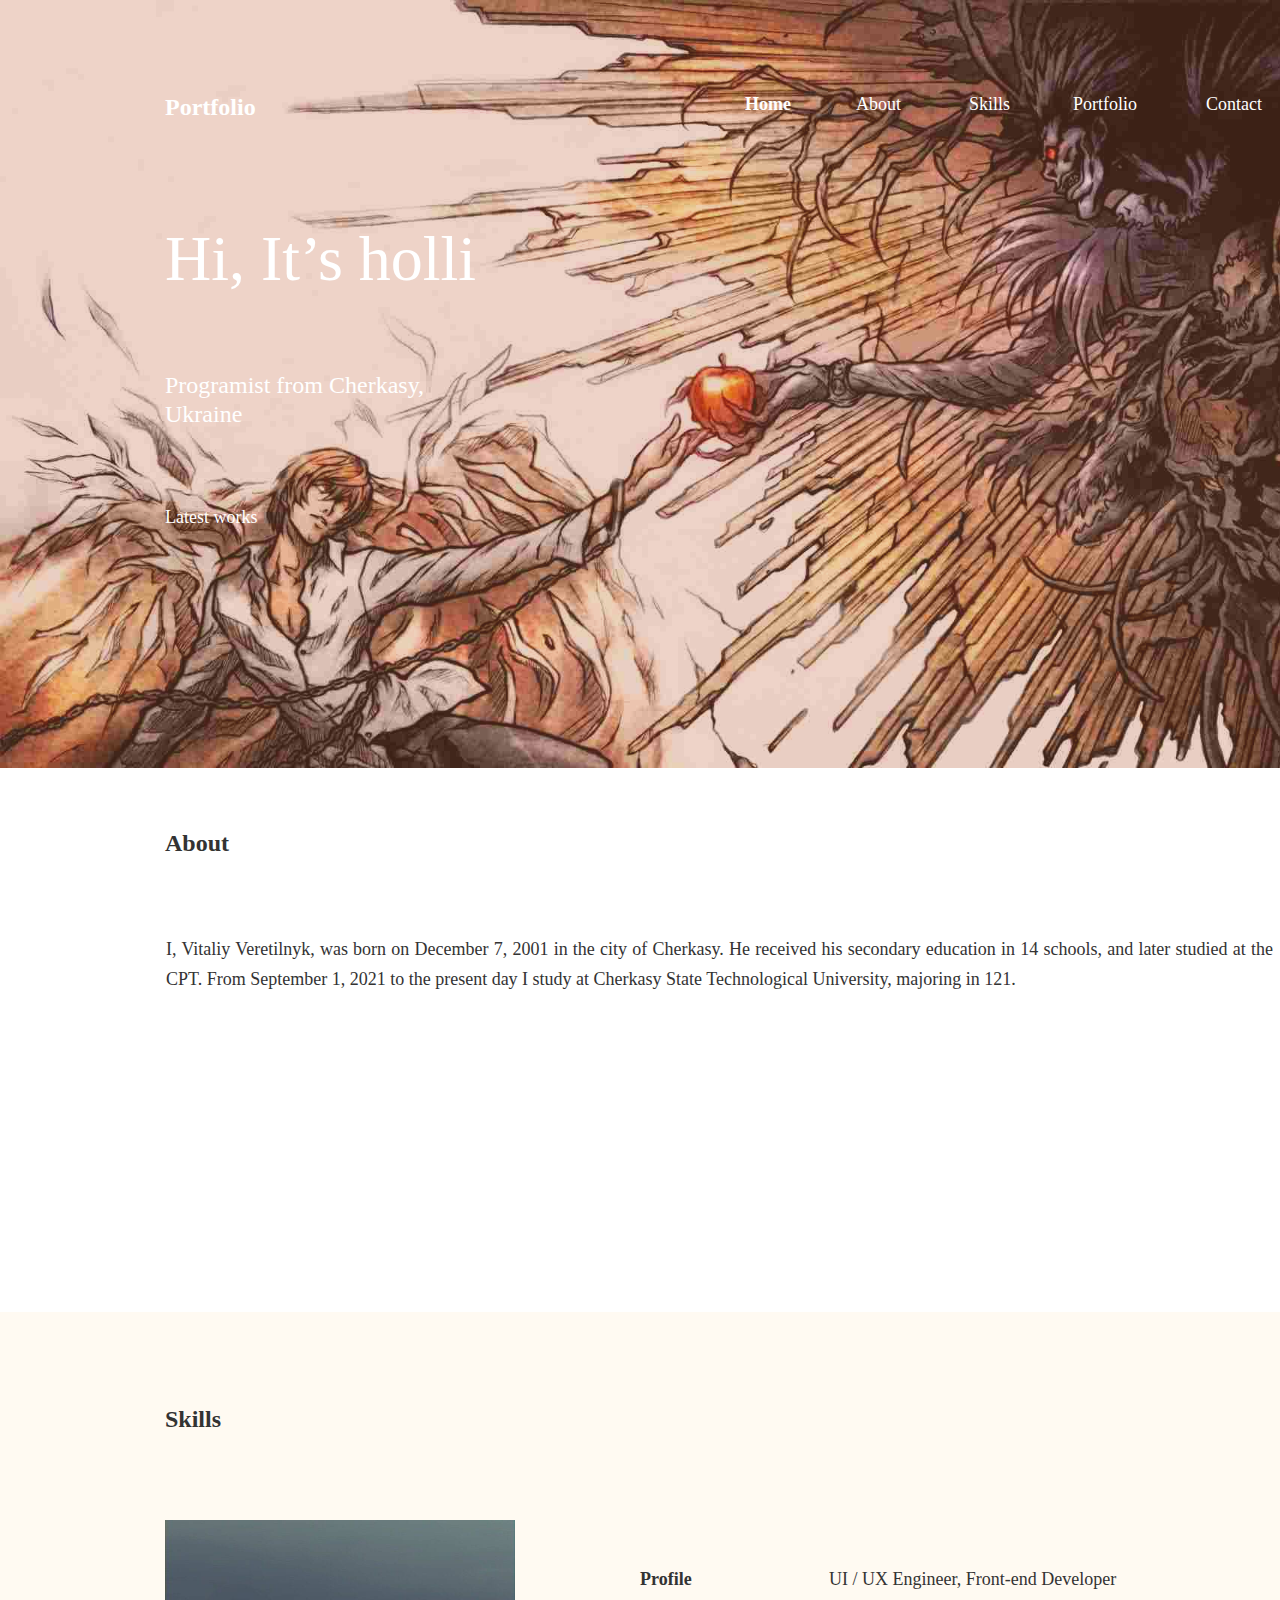
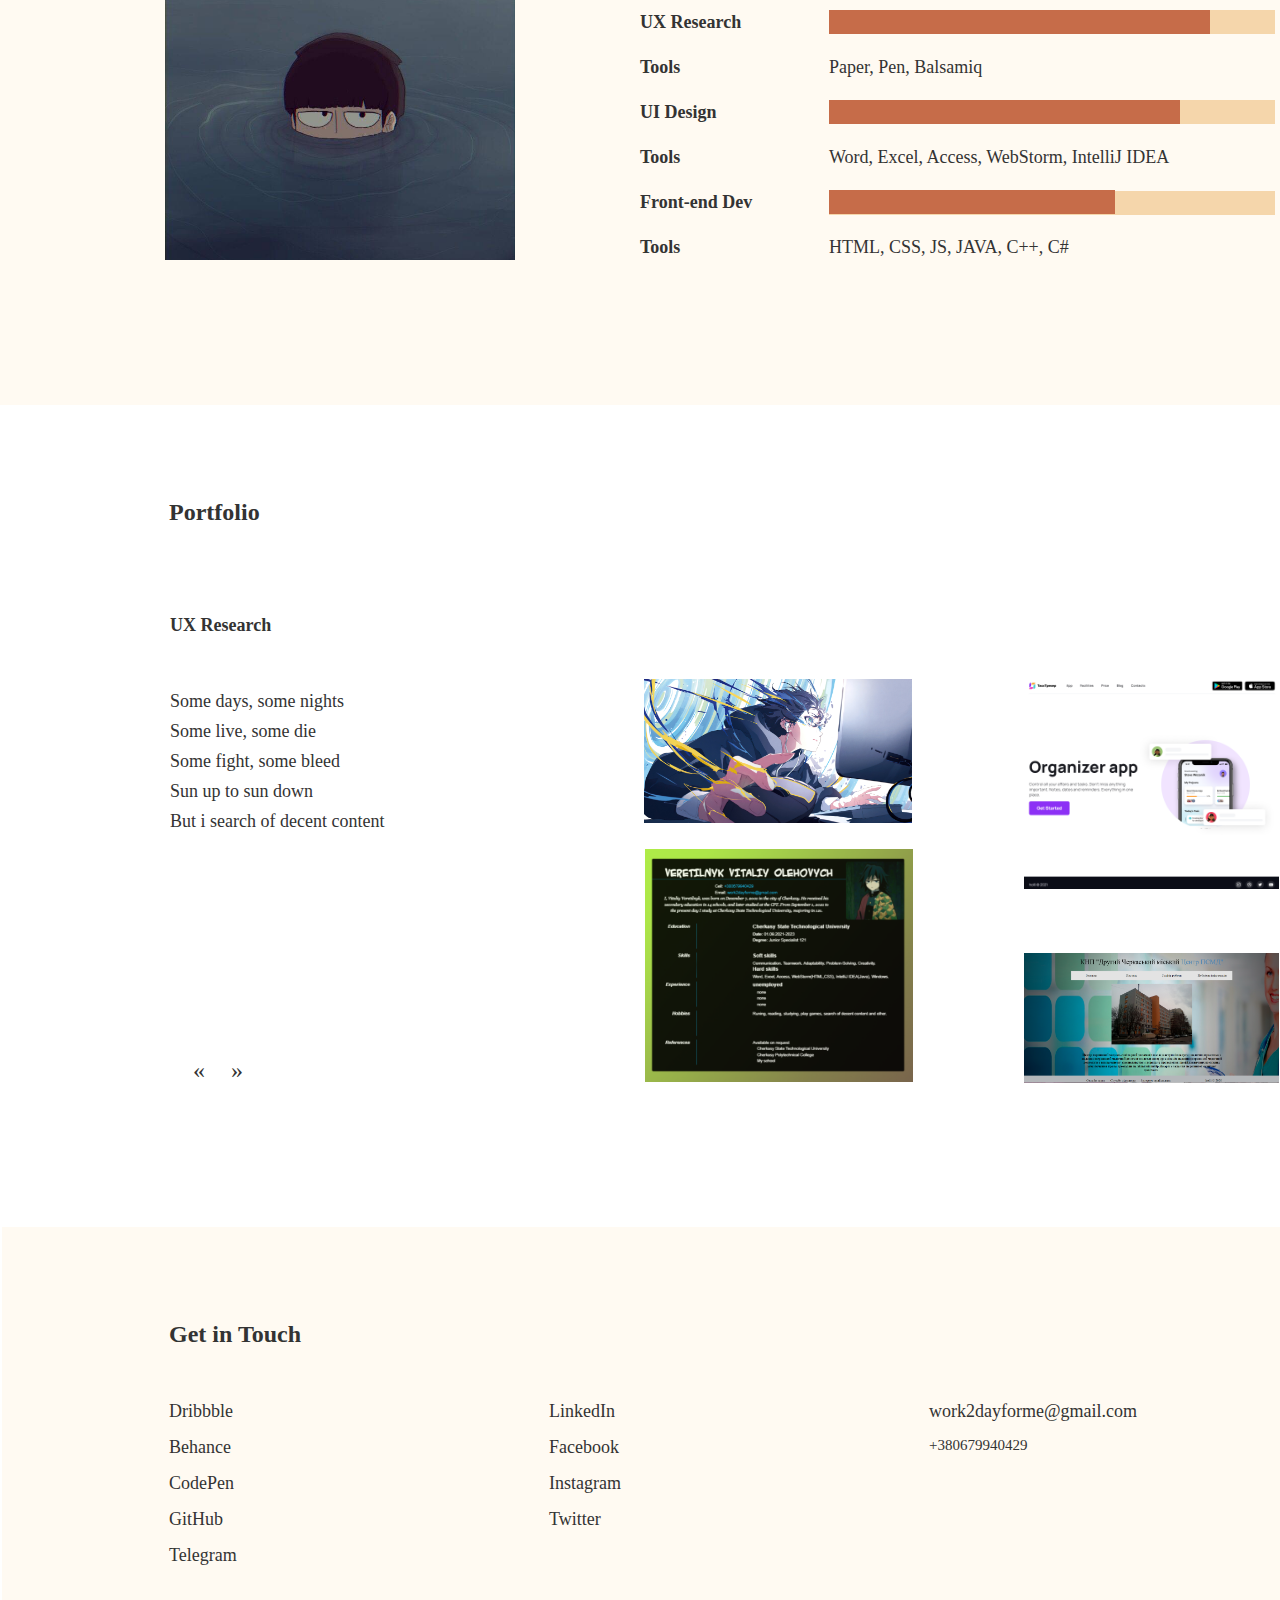
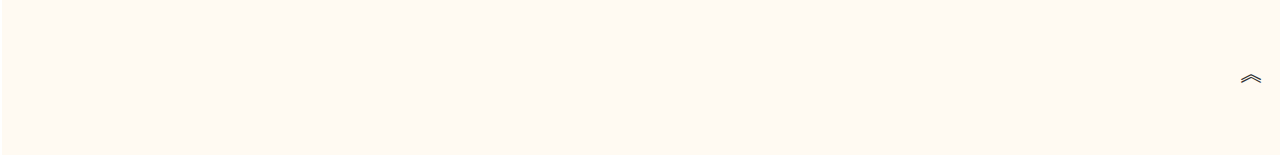
<file: index.html>
<!DOCTYPE html>
<html lang="en">
<head>
    <meta charset="UTF-8">
    <meta name="viewport" content="width=device-width">
    <meta name="viewport" initial-scale=0.1, maximum-scale=0.1, user-scalable=no">
    <meta name="google-site-verification" content="rHKkolGdEMaIrAUYfnP1ADDkQtyX3irDgaAOSGT8z4g" />
    <title> **</title>
    <link rel="stylesheet" href="lb4/css/css.css">
</head>
<body>
    <div class="main">
            <div class="black">
            <div class="HeroSelection">
                <div class="Back">
                    <div class="bb">
                        <div class="Navigation">
                                    <div class="Navigation1" FontFamily="Assets/Fonts/Segoe MDL2 Assets">☰</div>

                    <div class="Menu">
                                    <a class="Contactp" href="#Contact">
                                        Contact
                                    </a>
                                    <a class="Portfoliop" href="#Portfolio">
                                        Portfolio
                                    </a>
                                    <a class="Skillsp" href="#Skills">
                                        Skills
                                    </a>
                                    <a class="Aboutp" href="#About">
                                        About
                                    </a>
                                    <a class="Homep" href="">
                                        Home
                                    </a>
                            <ul class="MMM">
                                <li><a class="Contactp1" href="#Contact">Contact</a></li>
                                <li><a class="Portfoliop1" href="#Portfolio">Portfolio</a></li>
                                <li><a class="Skillsp1" href="#Skills">Skills</a></li>
                                <li><a class="Aboutp1" href="#About">About</a></li>
                                <li><a class="Homep1" href="#">Home</a></li>
                            </ul>
                        </div>
                            <a class="Logop" href="">
                            Portfolio
                        </a>
                    </div>
                    <div class="Texts" >
                        <a class="text1" href="#Portfolio">Latest works</a>
                        <p class="text3">Hi, It’s holli</p>
                        <p class="text2">Programist from Cherkasy, Ukraine</p>
                    </div>
                    </div>
                </div>
            </div >
            </div>
            <div class="About" id ="About">
                <h1 class="AboutH">
                    About
                </h1>
                <p class="Abouttext">
                    I, Vitaliy Veretilnyk, was born on December 7, 2001 in the city of Cherkasy. He received his secondary education in 14 schools, and later studied at the CPT. From September 1, 2021 to the present day I study at Cherkasy State Technological University, majoring in 121.
                    <br>

            </div>
            <div class="Skills" id ="Skills">
                <div class="Skillimg"></div>
                <div class="Skilltext">Skills</div>
                <div class="Prof">Profile</div>
                <div class="Skilltextblock1">
                    UI / UX Engineer, Front-end Developer
                </div>
                <div class="Skilltextblock2">
                    UX Research
                </div>
                <div class="Skilltextblock3">
                    Tools
                </div>
                <div class="Skilltextblock4">
                    UI Design
                </div>
                <div class="Skilltextblock5">
                    Tools
                </div>
                <div class="Skilltextblock6">
                    Front-end Dev
                </div>
                <div class="Skilltextblock7">
                    Tools
                </div>
                <div class="Skilltextblock8">
                    Paper, Pen, Balsamiq
                </div>
                <div class="Skilltextblock9">
                    Word, Excel, Access, WebStorm, IntelliJ IDEA
                </div>
                <div class="Skilltextblock10">
                    HTML, CSS, JS, JAVA, C++, C#
                </div>
                <div class="SkillBar1"></div>
                <div class="SkillBar2"></div>
                <div class="SkillBar3"></div>
                <div class="SkillBar4"></div>
                <div class="SkillBar5"></div>
                <div class="SkillBar6"></div>



            </div>
            <div class="Portfolio" id ="Portfolio">
                <div class="PortTEXT">
                    Some days, some nights<br>
                    Some live, some die<br>
                    Some fight, some bleed<br>
                    Sun up to sun down<br>
                    But i search of decent content<br><br>
                </div>
                <div class="PortH">
                    UX Research
                </div>
                <div class="PortH1">
                    Portfolio
                </div>
                <a class="img1" href="Веретільник/main.html"> </a>
                <a class="img2" href="2/index.html" > </a>
                <a class="img3" href="dz3/index.html"> </a>
                <a class="img4" href="site%20pract/index.html"> </a>
                <div class="Arrow">
                    <a class="Arrow1"  FontFamily="Assets/Fonts/Segoe MDL2 Assets" href="">
                        «
                    </a>
                    <a class="Arrow2" FontFamily="Assets/Fonts/Segoe MDL2 Assets" href="">
                        »
                    </a>
                </div>
            </div>
            <div class="Contact" id ="Contact">
                <a class="ContactH" href="" >
                    Get in Touch
                </a>
                <a class="ContactDribbble" href="">
                    Dribbble
                </a>
                <a class="ContactBehance" href="">
                    Behance
                </a>
                <a class="ContactCodePen" href="">
                    CodePen
                </a>
                <a class="ContactGitHub" href="https://github.com/hollli">
                    GitHub
                </a>
                <a class="ContactMedium" href="https://t.me/holscore">
                    Telegram
                </a>
                <a class="ContactLinkedIn" href="">
                    LinkedIn
                </a>
                <a class="ContactFacebook" href="">
                    Facebook
                </a>
                <a class="ContactInstagram" href="https://www.instagram.com/holscor/">
                    Instagram
                </a>
                <a class="ContactTwitter" href="">
                    Twitter
                </a>
                <a class="ContactMail" href="mailto:work2dayforme@gmail.com">
                    work2dayforme@gmail.com
                </a>
                <a class="ContactNUMBER" href="tell:+380679940429">
                    +380679940429
                </a>
                <a class="ContactTOP" FontFamily="Assets/Fonts/Segoe MDL2 Assets" href="#top">
                    ︽
                </a>
            </div >
    </div>
</body>
</html>
</file>
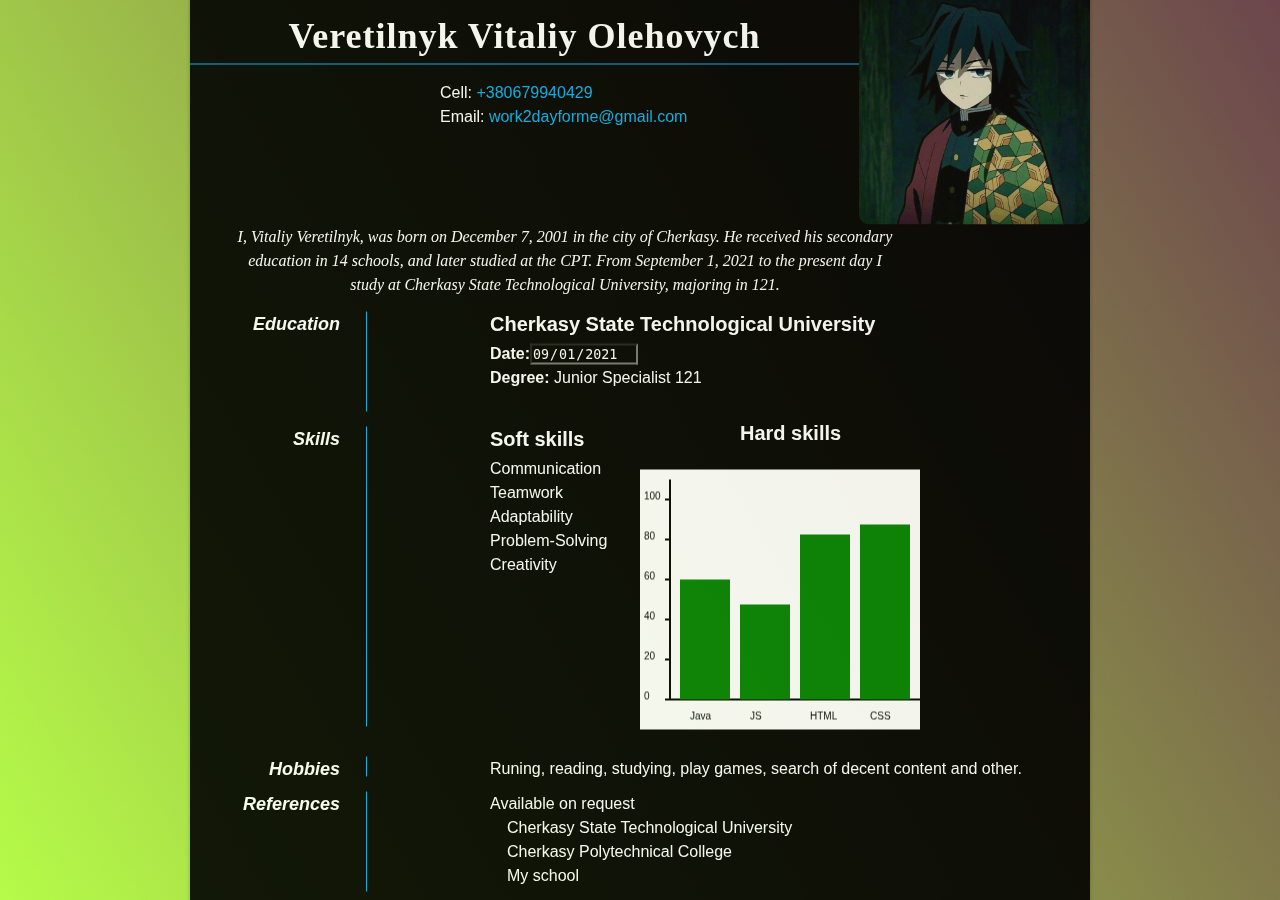
<file: 2/index.html>
<!DOCTYPE html>
<html xmlns="http://www.w3.org/1999/xhtml" xml:lang="en" lang="en">
<head>
     <meta http-equiv="Content-Type" content="text/html; charset=utf-8"/>
    <link rel="stylesheet" href="sss.css">
     <title>Veretilnyk Vitaliy </title>
     <style type="text/css">
        * { margin: 0; padding: 0; }
        body {  font: 16px Helvetica, Sans-Serif; line-height: 24px; background: url(images/noise.jpg); }
        .clear { clear: both; }
        #page-wrap { width: 900px; margin: 40px auto 10px; }
        #pic { width: 231px; border-radius: 10px; float: right; margin: -30px 0 0 0; }
        #contact-info{}
        h1 { text-align:center; margin: 0 0 16px 0; padding: 0 0 16px 0; font-size: 36px; font-weight: bold; letter-spacing: 1px; border-bottom: 1px solid #0aaeef; }
        h2 { font-size: 20px; margin: 0 0 6px 0; position: relative; }
        h2 span { position: absolute; bottom: 0; right: 0; font-style: italic; font-family: Georgia, Serif; font-size: 16px; color: #0aaeef; font-weight: normal; }
        a { color: #0aaeef; text-decoration: none;  }
        ul { margin: 0 0 32px 17px; }
        #objective { width: 750px; float: left; }
        #objective p { font-family: Georgia, Serif; font-style: italic; }
        dt { font-style: italic; font-weight: bold; font-size: 18px; text-align: right; padding: 0 26px 0 0; width: 150px; float: left; height: 100px; border-right: 1px solid #0aaeef;  }
        dd { width: 600px; float: right; }
        .one{margin-left: 40px;margin-right: 40px;text-align: center;}
        dd.clear { float: none; margin: 0; height: 15px; }
        .contact{padding-left: 250px;}
        .ddd{height: 100px;}
     </style>

</head>
<body>
<div class="bg"></div>
<div class="bg bg2"></div>
<div class="bg bg3"></div>
<div class="content">
    <div id="page-wrap">
        <img src="images/24540.jpg" alt="Photo of #fullName" id="pic" />
        <div id="contact-info" class="vcard">
            <h1 class="fn">Veretilnyk Vitaliy Olehovych</h1>
            <p class="contact">
                Cell: <a class="tel"  href="tel:+380679940429">+380679940429</a><br />
                Email: <a class="email" href="mailto:work2dayforme@gmail.com">work2dayforme@gmail.com</a>
            </p>
        </div>
        <div id="objective">
            <p class="one">
                I, Vitaliy Veretilnyk, was born on December 7, 2001 in the city of Cherkasy.

                He received his secondary education in 14 schools, and later studied at the CPT.

                From September 1, 2021 to the present day I study at Cherkasy State Technological University, majoring in 121.
            </p>
        </div>
        <div class="clear"></div>
        <dl>
            <dd class="clear"></dd>

            <dt>Education</dt>
            <dd class="ddd">
                <h2>Cherkasy State Technological University</h2>
                <p><strong>Date:</strong><input type='date' value="2021-09-01"min="2021-09-01" max="2023-09-01" style="background-color: black;color: white;" ><br />
                   <strong>Degree:</strong> Junior Specialist 121</p>
            </dd>

            <dd class="clear"></dd>

            <dt id="Skills">Skills</dt>
              <dd class="ddd" >
                  <script>

                  </script>
                  <h2 >Soft skills</h2>
                      <p>Communication</p>
                      <p>Teamwork</p>
                      <p>Adaptability</p>
                      <p>Problem-Solving</p>
                      <p>Creativity</p>

                  <h2 style ="    margin-left: 250px;    bottom: 50%;    position: fixed;">Hard skills</h2>
                  <canvas style="background-color: white;    margin-left: 150px;    bottom: 20%;    position: fixed;" width="280" height="260" id="canvas"></canvas>
                  <script>

                      let canvas = document.getElementById('canvas');

                      let ctx = canvas.getContext('2d');

                      ctx.fillStyle = "black";
                      ctx.lineWidth = 2.0;
                      ctx.beginPath();
                      ctx.moveTo(30, 10);
                      ctx.lineTo(30, 230);
                      ctx.lineTo(400, 230);
                      ctx.stroke();

                      ctx.fillStyle = "black";
                      for (let i = 0; i < 6; i++) {
                          ctx.fillText((5 - i) *20 + "", 4, i * 40 + 30);
                          ctx.beginPath();
                          ctx.moveTo(25, i * 40 + 30);
                          ctx.lineTo(30, i * 40 + 30);
                          ctx.stroke();
                      }

                      let labels = ["Java", "JS", "HTML", "CSS"];
                      for (let i = 0; i < 4; i++) {
                          ctx.fillText(labels[i], 50 + i * 60, 250);
                      }

                      let data = [24, 19,33 , 35];
                      //data its ur (data*2)+20
                      ctx.fillStyle = "green";
                      for (let i = 0; i < data.length; i++) {
                          let dp = data[i];
                          ctx.fillRect(40 + i*60, 230-dp*5 , 50, (dp*5));
                      }
                  </script>
            </dd>

            <dd class="clear"></dd>

            <dd class="clear"></dd>

            <dt id="Hobbies">Hobbies</dt>
              <dd style="height: 20px" class="ddd">
			Runing, reading, studying, play games, search of decent content and other.
			</dd>

            <dd class="clear"></dd>

            <dt>References</dt>
              <dd class="ddd">Available on request
				<ul  type="square">
					<li><a class="mylink" href="https://chdtu.edu.ua">Cherkasy State Technological University</a></li>
					<li><a class="mylink" href="https://polytechnic.ck.ua/">Cherkasy Polytechnical College</a></li>
                    <li><a class="mylink" href="https://www.youtube.com/watch?v=cZ5_ACF5w4E&ab_channel=Benedixhion-Topic">My school</a></li>
				</ul>

              </dd>
            <dd class="clear"></dd>

        </dl>


    </div>
</div>
</body>
</html>
</file>
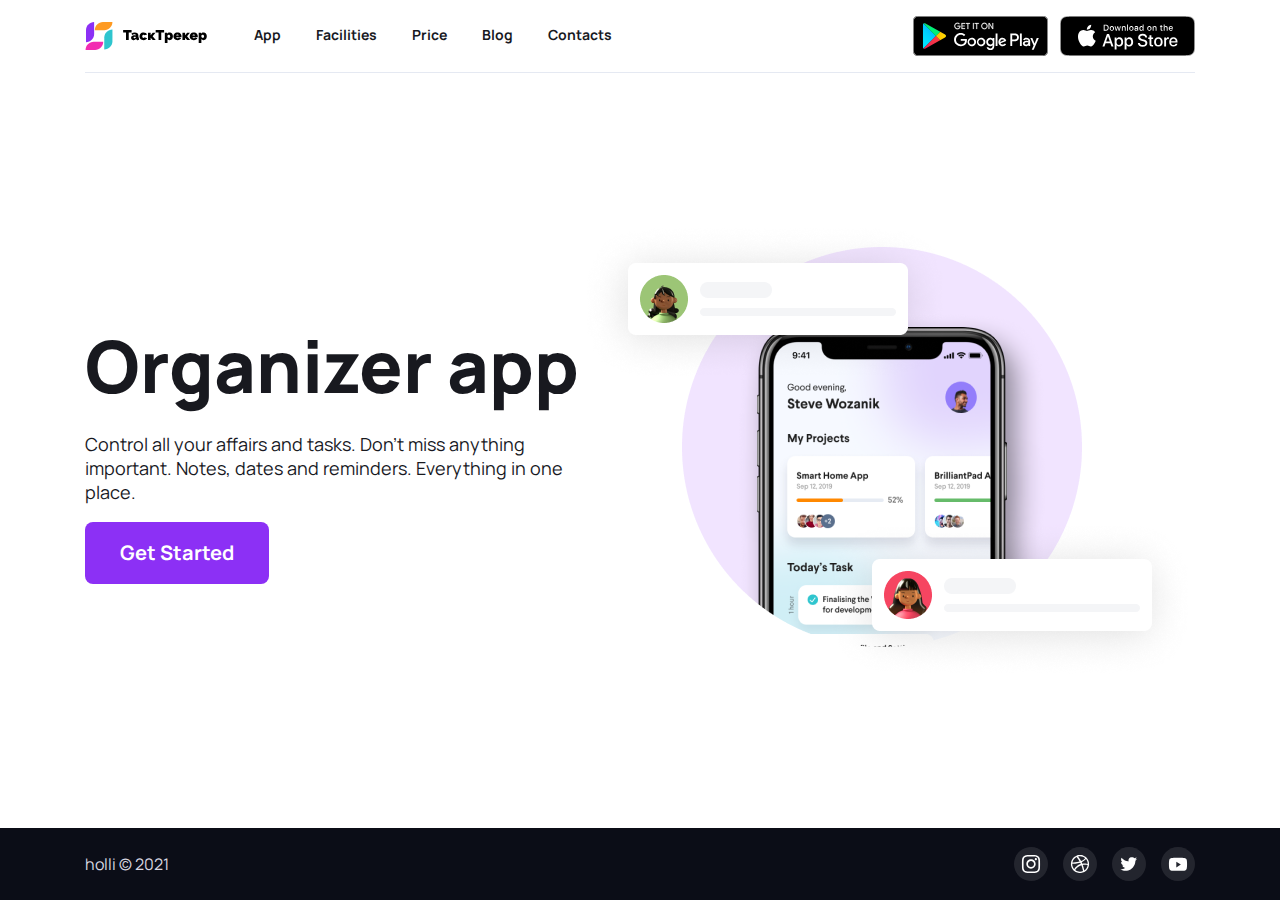
<file: dz3/index.html>
<!DOCTYPE html>
<html lang="en">
<head>
    <meta charset="UTF-8">
    <meta http-equiv="X-UA-Compatible" content="IE=edge">
    <title>TaskTreker</title>
    <link rel="stylesheet" href="fcs.css">
    <link rel="preconnect" href="https://fonts.gstatic.com" crossorigin>
    <link href="https://fonts.googleapis.com/css2?family=Manrope:wght@400;700;800&display=swap" rel="stylesheet">
</head>

<body class="main-page">
    <header class="header">
        <div class="header-container">

            <div class="logo">
                <img src="./img/Dark.svg" alt="TaskTreker">
            </div>
			
            <nav class="nav">
                <a class="nav-link" href="#">App</a>
                <a class="nav-link" href="#">Facilities</a>
                <a class="nav-link" href="#">Price</a>
                <a class="nav-link" href="#">Blog</a>
                <a class="nav-link" href="#">Contacts</a>

            </nav>
			
            <div class="appstore">
                <a class="appstore-item" href="https://play.google.com/">
                    <img src="img/Google_Play_Badge.svg" alt="Get it on google play">
                </a>
                <a class="appstore-item" href="https://www.apple.com/app-store/">
                    <img src="img/App_Store_Badge.svg" alt="Get it on apple play">
                </a>

            </div>
			
        </div>

    </header>
    <main class="main">

        <div class="main-container">
            <div class="main-content">
                <h1 class="main-header"> Organizer app </h1>
                <p> Control all your affairs and tasks. Don't miss anything important. Notes, dates and reminders. Everything in one place. </p>
                <a class="button" href=""> Get Started </a>
            </div>
            <div class="main-img">
                <img alt="none" class="icon-you"     src="img/Hero/Mock%20Creative.png"></a>
            </div>

        </div>
    </main>
<footer class="footer">
<div class="footer-container">
    <p> holli © 2021</p>
<div class="alllink">
    <a class="link" href=""><img alt="none" class="icon-you"     src="img/Youtube.svg"></a>
    <a class="link" href=""><img alt="none" class="icon-twitter" src="img/Twitter.svg"></a>
    <a class="link" href=""><img alt="none" class="icon-drib"    src="img/Dribbble.svg"></a>
    <a class="link" href=""><img alt="none" class="icon-inst"    src="img/Instagram.svg"></a>
</div>
</div>
</footer>
</body>
</html>
</file>
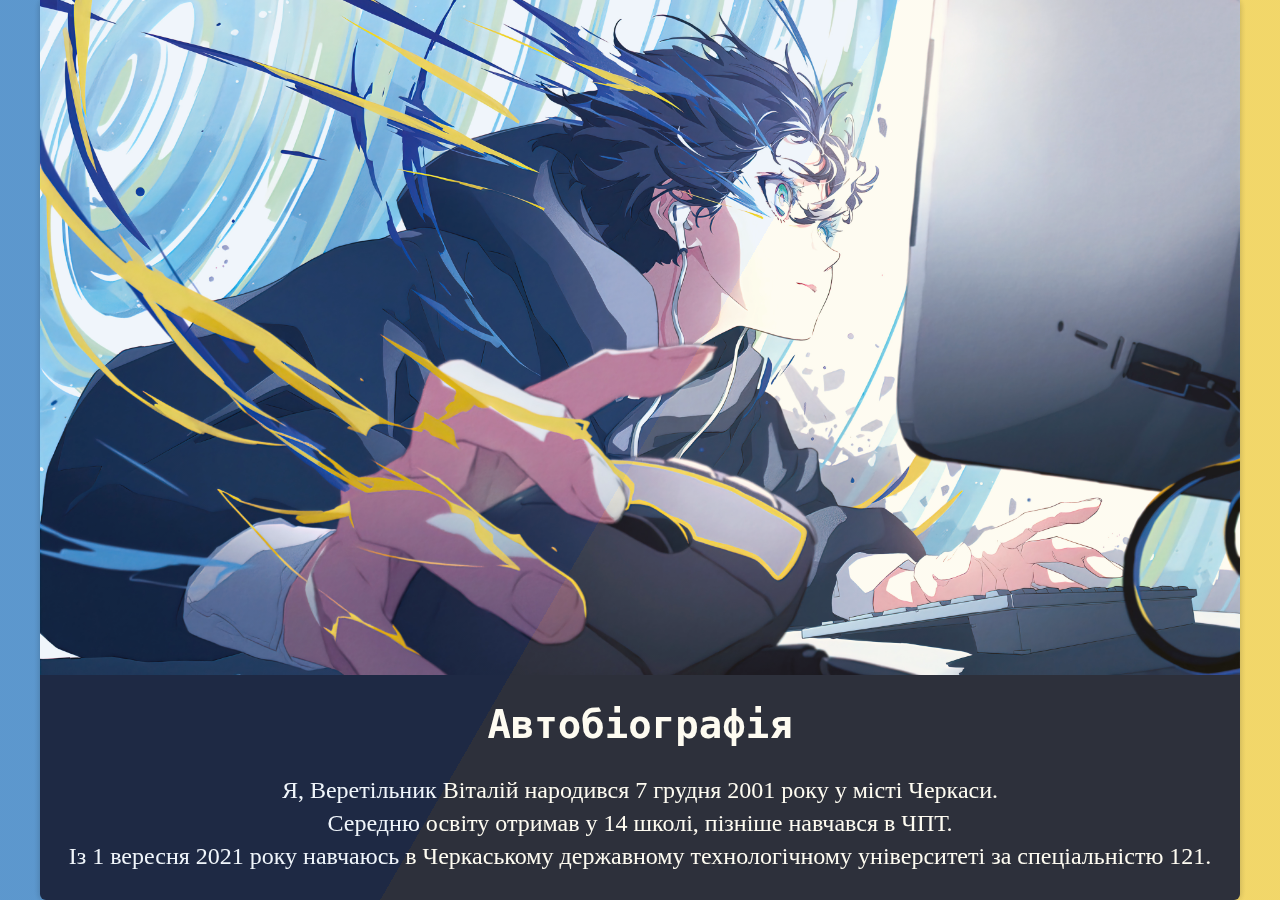
<file: Веретільник/main.html>
<!DOCTYPE html>
<html lang="ua">
<head>
    <meta charset="utf-8">

    <title>Автобіографія Веретільникa В.О.</title>
    <link rel="stylesheet" href="css.css">
</head>
<body>
<div class="bg"></div>
<div class="bg bg2"></div>
<div class="bg bg3"></div>
<div class="content">
    <img class="imgg" src="anime-boy-gamer-playing-computer-art-4k-wallpaper-3840x2160-uhdpaper.com-459.0_b.jpg"  />
    <br>
    <h1>Автобіографія</h1>
    <br>
    <p>Я, Веретільник Віталій народився 7 грудня 2001 року у місті Черкаси.</p>
    <p>Середню освіту отримав у 14 школі, пізніше навчався в ЧПТ.</p>
    <p>Із 1 вересня 2021 року навчаюсь в Черкаському
        державному технологічному університеті за спеціальністю 121.</p>
    <br>
</div>
</body>

</html>
</file>
<file: lb4/css/css.css>
* {margin:0;padding:0}
@font-face {
    font-family: Segoe MDL2 Assets;
}

.Navigation1{
    display: none;
}
html, body {
    max-width: 100%;
    overflow-x: hidden;
}

.MMM{
    display: none;
    visibility: hidden;
}
.main{

    width:1440px;
    height: 3355px;
    margin-left: auto;
    margin-right: auto;
    position: relative;



}
.HeroSelection{
    position: absolute;
    width: 1440px;

    height: 768px;
    left: 0px;
    top: 0px;

}
.Backb{
    height: 768px;
    width: 1440px;
    left: 0px;
    top: 0px;
    border-radius: 0px;
}
.Back{
    height: 768px;
    width: 100%;
    left: 0px;
    top: 0px;
    border-radius: 0px;
    background-size: 100% 768px;
    background-image: url(../img/bbb.jpg);
    background-repeat: no-repeat;
}
.bb{
    position: absolute;
    width: 1440px;
    height: 768px;
    left: 0px;
    top: 0px;
    background: rgba(198, 108, 73, 0.3);
}


.text1{
    text-decoration: none;
    position: absolute;
    width: 110px;
    height: 22px;
    left: 165px;
    top: 506px;
    font-family: Libre Franklin;
    font-style: normal;
    font-weight: normal;
    font-size: 18px;
    line-height: 22px;
    color: #FFFFFF;
}
.text2{
    position: absolute;
    width: 333px;
    height: 29px;
    left: 165px;
    top: 371px;

    font-family: Libre Franklin;
    font-style: normal;
    font-weight: normal;
    font-size: 24px;
    line-height: 29px;
    /* identical to box height */


    color: #FFFFFF;

}
.text3{
    position: absolute;
    width: 694px;
    height: 78px;
    left: 165px;
    top: 220px;
    font-family: Libre Franklin;
    font-style: normal;
    font-weight: normal;
    font-size: 64px;
    line-height: 78px;
    display: flex;
    align-items: center;

    color: #FFFFFF;
}
.Logop{
    text-decoration: none;
    position: absolute;
    width: 116px;
    height: 29px;
    left: 165px;
    top: 93px;

    font-family: Libre Franklin;
    font-style: normal;
    font-weight: bold;
    font-size: 24px;
    line-height: 29px;
    /* identical to box height */


    color: #FFFFFF;
}
.Homep{
    text-decoration: none;
    position: absolute;
    width: 52px;
    height: 22px;
    left: 745px;
    top: 93px;
    font-family: Libre Franklin;
    font-style: normal;
    font-weight: bold;
    font-size: 18px;
    line-height: 22px;
    color: #FFFFFF;
}
.Aboutp{
    text-decoration: none;
    position: absolute;
    width: 53px;
    height: 22px;
    left: 856px;
    top: 93px;
    font-family: Libre Franklin;
    font-style: normal;
    font-weight: normal;
    font-size: 18px;
    line-height: 22px;
    color: #FFFFFF;
}
.Skillsp{
    text-decoration: none;
    position: absolute;
    width: 44px;
    height: 22px;
    left: 969px;
    top: 93px;

    font-family: Libre Franklin;
    font-style: normal;
    font-weight: normal;
    font-size: 18px;
    line-height: 22px;
    /* identical to box height */


    color: #FFFFFF;

}
.Portfoliop{
    text-decoration: none;
    position: absolute;
    width: 73px;
    height: 22px;
    left: 1073px;
    top: 93px;

    font-family: Libre Franklin;
    font-style: normal;
    font-weight: normal;
    font-size: 18px;
    line-height: 22px;
    /* identical to box height */


    color: #FFFFFF;
}
.Contactp{
    text-decoration: none;
    position: absolute;
    width: 68px;
    height: 22px;
    left: 1206px;
    top: 93px;

    font-family: Libre Franklin;
    font-style: normal;
    font-weight: normal;
    font-size: 18px;
    line-height: 22px;
    /* identical to box height */


    color: #FFFFFF;

}
#Menu{
    position: absolute;
    list-style-type: none;
}

.Texts{

}
.AboutH{
    position: absolute;
    width: 73px;
    height: 29px;
    left: 165px;
    top: 61px;

    font-family: Libre Franklin;
    font-style: normal;
    font-weight: bold;
    font-size: 24px;
    line-height: 29px;
    /* identical to box height */


    /* Gray 1 */

    color: #333333;
}
.Abouttext{
    position: absolute;
    width: 1107px;
    height: 231px;
    left: 166px;
    top: 166px;
    font-family: "A.C.M.E";
    font-style: normal;
    font-weight: normal;
    font-size: 18px;
    line-height: 30px;
    /* or 167% */

    text-align: justify;

    /* Gray 1 */

    color: #333333;
}
.About{
    position: absolute;
    width: 1440px;
    height: 544px;
    left: 0px;
    top: 768px;
    background: #FFFFFF;
}
.Skillimg{
    position: absolute;
    width: 350px;
    height: 340px;
    left: 165px;
    top: 208px;
    background-size: cover;
    background-repeat: no-repeat;
    background-image: url(../img/24351.jpg);
}
.Skills{
    background: #FFFAF2;
    position: absolute;
    width: 1440px;
    height: 693px;
    left: 0px;
    top: 1312px;
}
.Skilltext{
    position: absolute;
    width: 63px;
    height: 29px;
    left: 165px;
    top: 93px;
    font-family: Libre Franklin;
    font-style: normal;
    font-weight: bold;
    font-size: 24px;
    line-height: 29px;
    /* identical to box height */


    /* Gray 1 */

    color: #333333;
}
.Skilltextblock1{
    position: absolute;
    width: 316px;
    height: 25px;
    left: 829px;
    top: 255px;

    font-family: Libre Franklin;
    font-style: normal;
    font-weight: normal;
    font-size: 18px;
    line-height: 25px;
    /* identical to box height, or 139% */


    /* Gray 1 */

    color: #333333;
}
.Prof{
    position: absolute;
    width: 58px;
    height: 25px;
    left: 640px;
    top: 255px;

    font-family: Libre Franklin;
    font-style: normal;
    font-weight: 600;
    font-size: 18px;
    line-height: 25px;
    /* identical to box height, or 139% */


    /* Gray 1 */

    color: #333333;
}
.Skilltextblock2{
    position: absolute;
    width: 111px;
    height: 25px;
    left: 640px;
    top: 298px;

    font-family: Libre Franklin;
    font-style: normal;
    font-weight: 600;
    font-size: 18px;
    line-height: 25px;
    /* identical to box height, or 139% */


    /* Gray 1 */

    color: #333333;

}
.Skilltextblock3{

    position: absolute;
    width: 46px;
    height: 25px;
    left: 640px;
    top: 343px;
    font-family: Libre Franklin;
    font-style: normal;
    font-weight: 600;
    font-size: 18px;
    line-height: 25px;
    /* identical to box height, or 139% */


    /* Gray 1 */

    color: #333333;
}
.Skilltextblock4{
    position: absolute;
    width: 82px;
    height: 25px;
    left: 640px;
    top: 388px;

    font-family: Libre Franklin;
    font-style: normal;
    font-weight: 600;
    font-size: 18px;
    line-height: 25px;
    /* identical to box height, or 139% */


    /* Gray 1 */

    color: #333333;
}
.Skilltextblock5{
    position: absolute;
    width: 46px;
    height: 25px;
    left: 640px;
    top: 433px;

    font-family: Libre Franklin;
    font-style: normal;
    font-weight: 600;
    font-size: 18px;
    line-height: 25px;
    /* identical to box height, or 139% */


    /* Gray 1 */

    color: #333333;
}
.Skilltextblock6{
    position: absolute;
    width: 123px;
    height: 25px;
    left: 640px;
    top: 478px;

    font-family: Libre Franklin;
    font-style: normal;
    font-weight: 600;
    font-size: 18px;
    line-height: 25px;
    /* identical to box height, or 139% */


    /* Gray 1 */

    color: #333333;
}
.Skilltextblock7{
    position: absolute;
    width: 46px;
    height: 25px;
    left: 640px;
    top: 523px;

    font-family: Libre Franklin;
    font-style: normal;
    font-weight: 600;
    font-size: 18px;
    line-height: 25px;
    /* identical to box height, or 139% */


    /* Gray 1 */

    color: #333333;

}
.Skilltextblock8{
    position: absolute;
    width: 174px;
    height: 25px;
    left: 829px;
    top: 343px;

    font-family: Libre Franklin;
    font-style: normal;
    font-weight: normal;
    font-size: 18px;
    line-height: 25px;
    /* identical to box height, or 139% */


    /* Gray 1 */

    color: #333333;
}
.Skilltextblock9{
    position: absolute;
    width: 550px;
    height: 25px;
    left: 829px;
    top: 433px;

    font-family: Libre Franklin;
    font-style: normal;
    font-weight: normal;
    font-size: 18px;
    line-height: 25px;
    /* identical to box height, or 139% */


    /* Gray 1 */

    color: #333333;
}
.Skilltextblock10{
    position: absolute;
    width: 502px;
    height: 25px;
    left: 829px;
    top: 523px;

    font-family: Libre Franklin;
    font-style: normal;
    font-weight: normal;
    font-size: 18px;
    line-height: 25px;
    /* identical to box height, or 139% */


    /* Gray 1 */

    color: #333333;

}
.SkillBar1{
    position: absolute;
    width: 446px;
    height: 24px;
    left: 829px;
    top: 298px;

    background: #F5D6AB;
}
.SkillBar2{
    position: absolute;
    width: 381px;
    height: 24px;
    left: 829px;
    top: 298px;

    background: #C66C49;
}
.SkillBar3{
    position: absolute;
    width: 446px;
    height: 24px;
    left: 829px;
    top: 388px;

    background: #F5D6AB;
}
.SkillBar4{
    position: absolute;
    width: 351px;
    height: 24px;
    left: 829px;
    top: 388px;

    background: #C66C49;
}
.SkillBar5{
    position: absolute;
    width: 446px;
    height: 24px;
    left: 829px;
    top: 479px;

    background: #F5D6AB;
}
.SkillBar6{
    position: absolute;
    width: 286px;
    height: 24px;
    left: 829px;
    top: 478px;

    background: #C66C49;
}
.Portfolio{
    position: absolute;
    width: 1440px;
    height: 822px;
    left: 2px;
    top: 2005px;
}
.PortTEXT{
    position: absolute;
    width: 349px;
    height: 137px;
    left: 168px;
    top: 281px;

    font-family: "A.C.M.E";
    font-style: normal;
    font-weight: normal;
    font-size: 18px;
    line-height: 30px;
    /* or 167% */

    text-align: justify;

    /* Gray 1 */

    color: #333333;
}
.PortH{
    position: absolute;
    width: 141.21px;
    height: 25px;
    left: 168px;
    top: 208px;

    font-family: Libre Franklin;
    font-style: normal;
    font-weight: 600;
    font-size: 18px;
    line-height: 25px;
    /* identical to box height, or 139% */


    /* Gray 1 */

    color: #333333;
}
.PortH1{
    position: absolute;
    width: 102px;
    height: 29px;
    left: 167px;
    top: 93px;
    font-family: Libre Franklin;
    font-style: normal;
    font-weight: bold;
    font-size: 24px;
    line-height: 29px;
    color: #333333;
}
.img1{
    position: absolute;
    width: 350px;
    height: 144px;
    left: 642px;
    top: 274px;
    background-size: 268px 144px;
    background-repeat: no-repeat;
    background-image: url("../img/bio.jpg");
}
.img2{
    position: absolute;
    width: 349px;
    height: 233px;
    left: 643px;
    top: 444px;
    background-size: auto 233px;
    background-repeat: no-repeat;
    background-image: url("../img/portfolio.png");

}
.img3{
    position: absolute;
    width: 255px;
    height: 241px;
    left: 1022px;
    top: 274px;
    background-size:  255px auto;
    background-repeat: no-repeat;
    background-image: url("../img/dz3.png");
 }
.img4{
    margin-top: 15px;
    position: absolute;
    width: 255px;
    height: 144px;
    left: 1022px;
    top: 533px;
    background-size: 255px auto;
    background-repeat: no-repeat;
    background-image: url("../img/ban.png");
}
.Arrow1{
    text-decoration: none;
    position: absolute;
    width: 24px;
    height: 24px;
    left: 191px;
    top: 653px;

    font-family: Segoe MDL2 Assets;
    font-size: 24px;
    line-height: 24px;
    /* identical to box height */


    /* Gray 1 */

    color: #333333;
}
.Arrow2 {
    text-decoration: none;
    position: absolute;
    width: 24px;
    height: 24px;
    left: 229px;
    top: 653px;

    font-family: Segoe MDL2 Assets;
    font-size: 24px;
    line-height: 24px;
    /* identical to box height */


    /* Gray 1 */

    color: #333333;
}
.Contact{

    position: absolute;
    width: 1440px;

    height: 528px;
    left: 2px;
    top: 2827px;
    background: #FFFAF2;
}
.ContactH{
    text-decoration: none;
    position: absolute;
    width: 143px;
    height: 29px;
    left: 167px;
    top: 93px;

    font-family: Libre Franklin;
    font-style: normal;
    font-weight: bold;
    font-size: 24px;
    line-height: 29px;
    color: #333333;
}
.ContactBehance{
    text-decoration: none;
    position: absolute;
    width: 75px;
    height: 22px;
    left: 167px;
    top: 209px;

    font-family: Libre Franklin;
    font-style: normal;
    font-weight: normal;
    font-size: 18px;
    line-height: 22px;
    /* identical to box height */


    /* Gray 1 */

    color: #333333;
}
.ContactCodePen{
    text-decoration: none;
    position: absolute;
    width: 78px;
    height: 22px;
    left: 167px;
    top: 245px;

    font-family: Libre Franklin;
    font-style: normal;
    font-weight: normal;
    font-size: 18px;
    line-height: 22px;
    /* identical to box height */


    /* Gray 1 */

    color: #333333;
}
.ContactFacebook{
    text-decoration: none;
    position: absolute;
    width: 82px;
    height: 22px;
    left: 547px;
    top: 209px;

    font-family: Libre Franklin;
    font-style: normal;
    font-weight: normal;
    font-size: 18px;
    line-height: 22px;
    /* identical to box height */


    /* Gray 1 */

    color: #333333;
}
.ContactGitHub{
    text-decoration: none;
    position: absolute;
    width: 60px;
    height: 22px;
    left: 167px;
    top: 281px;

    font-family: Libre Franklin;
    font-style: normal;
    font-weight: normal;
    font-size: 18px;
    line-height: 22px;
    /* identical to box height */


    /* Gray 1 */

    color: #333333;
}
.ContactDribbble{
    text-decoration: none;
    position: absolute;
    width: 72px;
    height: 22px;
    left: 167px;
    top: 173px;

    font-family: Libre Franklin;
    font-style: normal;
    font-weight: normal;
    font-size: 18px;
    line-height: 22px;
    /* identical to box height */


    /* Gray 1 */

    color: #333333;

}
.ContactMedium{
    text-decoration: none;
    position: absolute;
    width: 69px;
    height: 22px;
    left: 167px;
    top: 317px;

    font-family: Libre Franklin;
    font-style: normal;
    font-weight: normal;
    font-size: 18px;
    line-height: 22px;
    /* identical to box height */


    /* Gray 1 */

    color: #333333;
}
.ContactLinkedIn{
    text-decoration: none;
    position: absolute;
    width: 73px;
    height: 22px;
    left: 547px;
    top: 173px;

    font-family: Libre Franklin;
    font-style: normal;
    font-weight: normal;
    font-size: 18px;
    line-height: 22px;
    /* identical to box height */


    /* Gray 1 */

    color: #333333;

}
.ContactInstagram{
    text-decoration: none;
    position: absolute;
    width: 86px;
    height: 22px;
    left: 547px;
    top: 245px;

    font-family: Libre Franklin;
    font-style: normal;
    font-weight: normal;
    font-size: 18px;
    line-height: 22px;
    /* identical to box height */


    /* Gray 1 */

    color: #333333;

}
.ContactTwitter{
    text-decoration: none;
    position: absolute;
    width: 60px;
    height: 22px;
    left: 547px;
    top: 281px;

    font-family: Libre Franklin;
    font-style: normal;
    font-weight: normal;
    font-size: 18px;
    line-height: 22px;
    /* identical to box height */


    /* Gray 1 */

    color: #333333;

}
.ContactMail{
    text-decoration: none;
    position: absolute;
    width: 168px;
    height: 22px;
    left: 927px;
    top: 173px;

    font-family: Libre Franklin;
    font-style: normal;
    font-weight: normal;
    font-size: 18px;
    line-height: 22px;
    /* identical to box height */


    /* Gray 1 */

    color: #333333;

 }
.ContactNUMBER{
    text-decoration: none;
    position: absolute;
    width: 136px;
    height: 18px;
    left: 927px;
    top: 209px;
    font-family: Libre Franklin;
    font-style: normal;
    font-weight: normal;
    font-size: 15px;
    line-height: 18px;

    /* Gray 1 */

    color: #333333;

}
.ContactTOP{
    text-decoration: none;
    position: absolute;
    width: 24px;
    height: 24px;
    left: 1238px;
    top: 434px;
    font-family: Segoe MDL2 Assets;
    font-size: 24px;
    line-height: 24px;
    color: #333333;
}

    @media screen and (max-width:450px) {
        html{
            margin: 0;
            padding: 0;
        }

        body{
            margin: 0;
            padding: 0;
        }
        html, body {height: 100%; margin: 0;}
        #page {display: table; width: 100%;}
        html>body #page {height: 100%;}
        .section {display: table-row;}
        html> body .section-content {height: 100%;}
        .main{
            width: 375px;
            height: 1948px;
            max-width: 375px;
            min-width: 375px;
            overflow: hidden;

        }
        .About{
            position: absolute;
            width: 375px;
            height: 335px;
            left: 0px;
            top: 275px;

        }
        .Skills{
            position: absolute;
            width: 375px;
            height: 617px;
            left: 0px;
            top: 568px;

        }
        .Portfolio{
            position: absolute;
            width: 375px;
            height: 404px;
            left: 0px;
            top: 1185px;
        }
        .Contact{
            position: absolute;
            width: 375px;
            height: 360px;
            left: -1px;
            top: 1588px;
        }
        .ContactTOP{
            position: absolute;
            width: 24px;
            height: 24px;
            left: 318px;
            top: 278px;

            font-family: Segoe MDL2 Assets;
            font-size: 24px;
            line-height: 24px;
            /* identical to box height */


            /* Gray 1 */

            color: #333333;
        }
        .PortH1{
            position: absolute;
            width: 116px;
            height: 29px;
            left: 129px;
            top: 36px;

            font-family: Libre Franklin;
            font-style: normal;
            font-weight: bold;
            font-size: 24px;
            line-height: 29px;
            /* identical to box height */


            color: #FFFFFF;

        }
        .text3{

            position: absolute;
            width: 217px;
            height: 24px;
            left: 50px;
            top: 115px;

            font-family: Libre Franklin;
            font-style: normal;
            font-weight: normal;
            font-size: 20px;
            line-height: 24px;
            display: flex;
            align-items: center;

            color: #FFFFFF;
        }
        .text2{

            position: absolute;
            width: 181px;
            height: 16px;
            left: 50px;
            top: 152px;

            font-family: Libre Franklin;
            font-style: normal;
            font-weight: normal;
            font-size: 13px;
            line-height: 16px;
            /* identical to box height */


            color: #FFFFFF;
        }
        .text1{
         position: absolute;
            width: 79px;
            height: 16px;
            left: 50px;
            top: 209px;
            font-family: Libre Franklin;
            font-style: normal;
            font-weight: normal;
            font-size: 13px;
            line-height: 16px;
            /* identical to box height */

            text-decoration-line: underline;

            color: #FFFFFF;

        }
        .HeroSelection{
            height: 275px;
            width: 373px;
            left: 0px;
            top: 0px;

        }
        .Back{
            position: absolute;
            width: 373px;
            height: 275px;
            left: 0px;
            top: 0px;
            background: url(../img/bbb.jpg), 100% 100% no-repeat;
            background-size: cover;
        }

        .bb{
            width: 373px;
            height: 275px;
            left: 0px;
            top: 0px;
            background: rgba(198, 108, 73, 0.4);
        }
        .Logop{
            position: absolute;
            width: 116px;
            height: 29px;
            left: 129px;
            top: 36px;
            font-family: Libre Franklin;
            font-style: normal;
            font-weight: bold;
            font-size: 24px;
            line-height: 29px;
            color: #FFFFFF;
        }
        .Menu{
            list-style-type: none;

        }
        .AboutH{
            position: absolute;
            width: 72px;
            height: 29px;
            left: 150px;
            top: 25px;

            font-family: Libre Franklin;
            font-style: normal;
            font-weight: 600;
            font-size: 24px;
            line-height: 29px;
            /* identical to box height */


            /* Gray 1 */

            color: #333333;
        }
        .Abouttext{
            position: absolute;
            width: 312px;
            height: 212px;
            left: 34px;
            top: 73px;
            font-family: "A.C.M.E";
            font-style: normal;
            font-weight: normal;
            font-size: 12px;
            line-height: 15px;
            text-align: justify;
            color: #333333;

        }
        .Skilltext{
            position: absolute;
            width: 62px;
            height: 29px;
            left: 156px;
            top: 25px;
            font-family: Libre Franklin;
            font-style: normal;
            font-weight: 600;
            font-size: 24px;
            line-height: 29px;
            /* identical to box height */


            /* Gray 1 */

            color: #333333;
        }
        .Skillimg{
            position: absolute;
            width: 224px;
            height: 218px;
            left: 71px;
            top: 79px;
            background: url(../img/24351.jpg), #C66C49;
            background-size: cover;
        }
        .Prof{
            position: absolute;
            width: 39px;
            height: 25px;
            left: 34px;
            top: 323px;

            font-family: Libre Franklin;
            font-style: normal;
            font-weight: 600;
            font-size: 12px;
            line-height: 25px;
            /* identical to box height, or 208% */


            /* Gray 1 */

            color: #333333;
        }
        .Skilltextblock1{
            position: absolute;
            width: 211px;
            height: 25px;
            left: 132px;
            top: 323px;

            font-family: Libre Franklin;
            font-style: normal;
            font-weight: normal;
            font-size: 12px;
            line-height: 25px;
            /* identical to box height, or 208% */


            /* Gray 1 */

            color: #333333;
        }
        .Skilltextblock2{
            position: absolute;
            width: 74px;
            height: 25px;
            left: 34px;
            top: 534px;

            font-family: Libre Franklin;
            font-style: normal;
            font-weight: 600;
            font-size: 12px;
            line-height: 25px;
            /* identical to box height, or 208% */


            /* Gray 1 */

            color: #333333;
        }
        .Skilltextblock3{
            position: absolute;
            width: 31px;
            height: 25px;
            left: 34px;
            top: 413px;

            font-family: Libre Franklin;
            font-style: normal;
            font-weight: 600;
            font-size: 12px;
            line-height: 25px;
            /* identical to box height, or 208% */


            /* Gray 1 */

            color: #333333;
        }
        .Skilltextblock4{
            position: absolute;
            width: 55px;
            height: 25px;
            left: 34px;
            top: 454px;

            font-family: Libre Franklin;
            font-style: normal;
            font-weight: 600;
            font-size: 12px;
            line-height: 25px;
            /* identical to box height, or 208% */


            /* Gray 1 */

            color: #333333;
        }
        .Skilltextblock5{
            position: absolute;
            width: 31px;
            height: 25px;
            left: 34px;
            top: 491px;

            font-family: Libre Franklin;
            font-style: normal;
            font-weight: 600;
            font-size: 12px;
            line-height: 25px;
            /* identical to box height, or 208% */


            /* Gray 1 */

            color: #333333;
        }
        .Skilltextblock6{
            position: absolute;
            width: 82px;
            height: 25px;
            left: 34px;
            top: 379px;

            font-family: Libre Franklin;
            font-style: normal;
            font-weight: 600;
            font-size: 12px;
            line-height: 25px;
            /* identical to box height, or 208% */


            /* Gray 1 */

            color: #333333;
        }
        .Skilltextblock7{
            position: absolute;
            width: 31px;
            height: 25px;
            left: 34px;
            top: 567px;

            font-family: Libre Franklin;
            font-style: normal;
            font-weight: 600;
            font-size: 12px;
            line-height: 25px;
            /* identical to box height, or 208% */


            /* Gray 1 */

            color: #333333;
        }
        .Skilltextblock8{
            position: absolute;
            width: 116px;
            height: 25px;
            left: 132px;
            top: 567px;

            font-family: Libre Franklin;
            font-style: normal;
            font-weight: normal;
            font-size: 12px;
            line-height: 25px;
            /* identical to box height, or 208% */


            /* Gray 1 */

            color: #333333;
        }
        .Skilltextblock9{
            position: absolute;
            width: 185px;
            height: 25px;
            left: 132px;
            top: 491px;

            font-family: Libre Franklin;
            font-style: normal;
            font-weight: normal;
            font-size: 12px;
            line-height: 25px;
            /* identical to box height, or 208% */


            /* Gray 1 */

            color: #333333;

        }
        .Skilltextblock10{
            position: absolute;
            width: 182px;
            height: 25px;
            left: 132px;
            top: 413px;

            font-family: Libre Franklin;
            font-style: normal;
            font-weight: normal;
            font-size: 12px;
            line-height: 25px;
            /* identical to box height, or 208% */


            /* Gray 1 */

            color: #333333;
        }
        .SkillBar1{

            position: absolute;
            width: 211px;
            height: 18px;
            left: 132px;
            top: 383px;

            background: #F5D6AB;
        }
        .SkillBar6{
            position: absolute;
            width: 135.3px;
            height: 18px;
            left: 132px;
            top: 383px;


            background: #C66C49;

        }
        .SkillBar5{

            position: absolute;
            width: 179.39px;
            height: 18px;
            left: 132px;
            top: 538px;

            background: #C66C49;
        }
        .SkillBar3{
            position: absolute;
            width: 210px;
            height: 18px;
            left: 132px;
            top: 460px;

            background: #F5D6AB;
        }
        .SkillBar4{
            position: absolute;
            width: 165.27px;
            height: 18px;
            left: 132px;
            top: 460px;

            background: #C66C49;
        }

        .SkillBar2{
            position: absolute;
            width: 210px;
            height: 18px;
            left: 132px;
            top: 538px;

            background: #F5D6AB;
        }
        .PortH1{
            position: absolute;
            width: 101px;
            height: 29px;
            left: 137px;
            top: 25px;

            font-family: Libre Franklin;
            font-style: normal;
            font-weight: 600;
            font-size: 24px;
            line-height: 29px;
            /* identical to box height */


            /* Gray 1 */

            color: #333333;
        }
        .PortH{
            position: absolute;
            width: 93.6px;
            height: 25px;
            left: 141px;
            top: 73px;

            font-family: Libre Franklin;
            font-style: normal;
            font-weight: 500;
            font-size: 14px;
            line-height: 25px;
            /* identical to box height, or 179% */


            /* Gray 1 */

            color: #333333;
        }
        .PortTEXT{
            position: absolute;
            width: 308px;
            height: 71px;
            left: 34px;
            top: 103px;
            font-family: Libre Franklin;
            font-style: normal;
            font-weight: normal;
            font-size: 12px;
            line-height: 15px;
            text-align: center;
            /* Gray 1 */

            color: #333333;

        }
        .img1{
            position: absolute;
            width: 169.76px;
            height: 69.85px;
            left: 34px;
            top: 184px;
            background-size: auto 69.85px;
            background-repeat: no-repeat;
            background-image: url("../img/bio.jpg");
        }
        .img2{
            position: absolute;
            height: 113.01px;
            width: 169.28px;
            left: 34.49px;
            top: 266.44px;
            background-size: auto 113.01px;
            background-repeat: no-repeat;
            background-image: url("../img/portfolio.png");
        }
        .img3{
            position: absolute;
            width: 123.69px;
            height: 116.89px;
            left: 218.31px;
            top: 184px;
            background-size: 123px auto;
            background-repeat: no-repeat;
            background-image: url("../img/dz3.png");
        }
        .img4{
            margin-top: 0px;
            width: 123.69px;
            height: 69.85px;
            left: 218.31px;
            top: 310.36px;
            background-size: auto 69.85px;
            background-repeat: no-repeat;
            background-image: url("../img/ban.png");
        }
        .ContactH{
            position: absolute;
            width: 142px;
            height: 29px;
            left: 119px;
            top: 26px;

            font-family: Libre Franklin;
            font-style: normal;
            font-weight: 600;
            font-size: 24px;
            line-height: 29px;
            /* identical to box height */


            /* Gray 1 */

            color: #333333;

        }
        .ContactDribbble{
            position: absolute;
            width: 56px;
            height: 17px;
            left: 41px;
            top: 80px;

            font-family: Libre Franklin;
            font-style: normal;
            font-weight: normal;
            font-size: 14px;
            line-height: 17px;
            /* identical to box height */


            /* Gray 1 */

            color: #333333;
        }
        .ContactBehance{
            position: absolute;
            width: 58px;
            height: 17px;
            left: 41px;
            top: 116px;

            font-family: Libre Franklin;
            font-style: normal;
            font-weight: normal;
            font-size: 14px;
            line-height: 17px;
            /* identical to box height */


            /* Gray 1 */

            color: #333333;
        }
        .ContactCodePen {

            position: absolute;
            width: 61px;
            height: 17px;
            left: 41px;
            top: 152px;

            font-family: Libre Franklin;
            font-style: normal;
            font-weight: normal;
            font-size: 14px;
            line-height: 17px;
            /* identical to box height */


            /* Gray 1 */

            color: #333333;
        }
        .ContactGitHub{
            position: absolute;
            width: 46px;
            height: 17px;
            left: 41px;
            top: 188px;

            font-family: Libre Franklin;
            font-style: normal;
            font-weight: normal;
            font-size: 14px;
            line-height: 17px;
            /* identical to box height */


            /* Gray 1 */

            color: #333333;
        }
        .ContactMedium{
            position: absolute;
            width: 54px;
            height: 17px;
            left: 41px;
            top: 224px;

            font-family: Libre Franklin;
            font-style: normal;
            font-weight: normal;
            font-size: 14px;
            line-height: 17px;
            /* identical to box height */


            /* Gray 1 */

            color: #333333;
        }
        .ContactLinkedIn{
            position: absolute;
            width: 57px;
            height: 17px;
            left: 201px;
            top: 80px;

            font-family: Libre Franklin;
            font-style: normal;
            font-weight: normal;
            font-size: 14px;
            line-height: 17px;
            /* identical to box height */


            /* Gray 1 */

            color: #333333;

        }
        .ContactFacebook{
            position: absolute;
            width: 64px;
            height: 17px;
            left: 201px;
            top: 116px;

            font-family: Libre Franklin;
            font-style: normal;
            font-weight: normal;
            font-size: 14px;
            line-height: 17px;
            /* identical to box height */


            /* Gray 1 */

            color: #333333;
        }
        .ContactInstagram{
            position: absolute;
            width: 67px;
            height: 17px;
            left: 201px;
            top: 152px;

            font-family: Libre Franklin;
            font-style: normal;
            font-weight: normal;
            font-size: 14px;
            line-height: 17px;
            /* identical to box height */


            /* Gray 1 */

            color: #333333;
        }
        .ContactTwitter{
            position: absolute;
            width: 47px;
            height: 17px;
            left: 201px;
            top: 188px;

            font-family: Libre Franklin;
            font-style: normal;
            font-weight: normal;
            font-size: 14px;
            line-height: 17px;
            /* identical to box height */


            /* Gray 1 */

            color: #333333;
        }
        .ContactMail{
            position: absolute;
            width: 131px;
            height: 17px;
            left: 41px;
            top: 271px;

            font-family: Libre Franklin;
            font-style: normal;
            font-weight: normal;
            font-size: 14px;
            line-height: 17px;
            /* identical to box height */


            /* Gray 1 */

            color: #333333;
        }
        .ContactNUMBER{
            position: absolute;
            width: 109px;
            height: 15px;
            left: 41px;
            top: 295px;

            font-family: Libre Franklin;
            font-style: normal;
            font-weight: normal;
            font-size: 12px;
            line-height: 15px;
            /* identical to box height */


            /* Gray 1 */

            color: #333333;
        }

        .Navigation{
            display: block;


        }
        .Navigation1{
            position: absolute;
            width: 24px;
            height: 24px;
            left: 34px;
            top: 39px;
            font-family: Segoe MDL2 Assets;
            font-size: 24px;
            line-height: 24px;
            /* identical to box height */

            color: #FFFFFF;
            display: block;
            font-family: Segoe MDL2 Assets;
        }
        .Menu2{
            list-style-type: none;
        }

        .HeroSelection:hover .MMM {
            visibility: visible;
            display: block;

        }
        .HeroSelection:hover .Navigation {
            visibility: hidden;

        }
        .HeroSelection:hover   .Texts {
            visibility: hidden;

        }


        .MMM{
            margin-top: 15%;
            list-style-type: none;
            text-align: center;
            font-size: 25px;
            line-height: 40px;
        }
        .Contactp1, .Portfoliop1, .Skillsp1, .Aboutp1, .Homep1{
            text-decoration: none;
            color: white;
        }




    }
.black{
    position: absolute;
    height: 275px;
    width: 373px;
    z-index: 1000;
}
a:hover {
    color: yellowgreen;
}
</file>
<file: 2/sss.css>
.bg {
    animation:slide 3s ease-in-out infinite alternate;
    background-image: linear-gradient(-120deg, #572934 20%, greenyellow 80% );
    bottom:0;
    left:-50%;
    opacity:.5;
    position:fixed;
    right:-50%;
    top:0;
    z-index:-1;
}
.bg2 {
    animation-direction:alternate-reverse;
    animation-duration:3s;
}

.bg3 {
    animation-duration:2s;
}

.content {
    background-color:black;
    opacity: .9;
    color: white;
    border-radius:.25em;
    box-shadow:0 0 .25em rgba(0,0,0,.25);
    box-sizing:border-box;
    left:50%;
    position:fixed;

    top:50%;
    transform:translate(-50%, -50%);
}
.mylink{
    color: white;
    text-decoration: none;
    list-style-type: none;
}
ul{
    list-style-type: none;
}

h1 {
    font-family:"A.C.M.E";
    letter-spacing: 5px;
}

@keyframes slide {
    0% {
        transform:translateX(-25%);
    }
    100% {
        transform:translateX(25%);
    }
}
a:hover {
    color: yellowgreen;

}
@media screen and (max-width:450px) {

}
#Skills{
    height: 300px;
    border-right: 1px solid #0aaeef;
}
#Hobbies{
    height: 20px;

}
</file>
<file: dz3/fcs.css>
*, *::before, *::after {
    box-sizing: border-box;
}

body{
    height: 100%;
    margin: 0;
    font-family: 'Manrope', sans-serif;
}

html{
    height: 100%;
}


img{
    display: block;
}

.main-page{
    display: flex;
    flex-direction: column;
    justify-content: space-between;
}

/*header*/

.header{
    margin-left: auto;
    margin-right: auto;
    display: flex;
    align-items: center;
    height: 73px;
    border-bottom: 1px solid #e5e9f2;
}

.header-container{
    width: 1110px;
    margin: 0 auto;
    display: flex;
    align-items: center;
}

.logo{
    margin-right: 40px;
}

.nav{
    font-weight: bold;
    font-size: 14px;
    line-height: 1px;
    color: #18191F;
    margin-top: -4px;
}
.nav-link{
    margin-right: 32px;
    color: #18191F;
    text-decoration: none;
}

.nav-link:hover{
    color: #8C30F5;
}

.nav-link:last-child{
    margin-right: 0px;
}

.appstore{
    margin-left: auto;
    display: flex;
}

.appstore-item {
    margin: 5px 0 5px 12px;
}

.appstore-item:hover {
    opacity: 0.5;
}

.appstore-item:first-child{
    margin-left: 0px;
}

/* Main */

.main{


}

.main-container{
    width: 1110px;
    margin: 0 auto;
    display: flex;
    justify-content: space-between;
    padding-top: 60px;
    padding-bottom: 60px;
    align-items: center;

}

.main-content{
    width: 540px;
    font-size: 18px;
    color:#18191F
}

.main-img:hover{

    opacity: 0.8;
}

.main-header{
    margin-top: 0;
    margin-bottom: 16px;
    font-weight: 800;
    font-size: 72px;
    line-height: 1.36;
    /* or 136% */
    color: #18191F;
}

.main-text {
    margin-bottom: 32px;
}

.main-text p {
    margin-bottom: 15px;
    font-size: 18px;
    line-height: 1.78;
}

.button {
    display: inline-block;
    padding-left: 35px;
    padding-right: 35px;

    height: 62px;

    background: #8C30F5;
    border-radius: 8px;

    font-weight: bold;
    font-size: 20px;
    line-height: 62px;
    color: #FFFFFF;
    text-decoration: none;
}

.button:hover{
    opacity: 0.8;
}

/*footer*/

.footer{
    display: flex;
    align-items: center;
    height: 72px;
    background: #0B0D17;
    color : #D9D8E1;
}

.footer-container{
    width: 1110px;
    margin: 0 auto;
    display: flex;
    justify-content: space-between;
    align-items: center;
}

.footer-copyright{
    font-size: 14px;
}

.footer-socials{
    display: flex;
}

.footer-socials-item{
    margin-left: 16px;
}

.footer-socials-item:hover{
    opacity: 0.5;
}
.link{
    float: right;
    margin: 0;
    display: inline;
    margin-left: 15px;
}
@media screen and (max-width:1000px) {
    .header-container {
        width: 950px;
    }
    .main-container {
        width: 950px;
    }
    .footer-container {
        width: 950px;
    }
}
</file>
<file: Веретільник/css.css>
img{
    display: block;
    margin-left: auto;
    margin-right: auto;
}

* {
    margin:0;
    padding: 0;
}

p{
    padding-top: 3px;
    padding-bottom: 3px;
}
.bg {
    animation:slide 3s ease-in-out infinite alternate;
    background-image: linear-gradient(-60deg, #f1d255 50%, #468ac7 50%);
    bottom:0;
    left:-50%;
    opacity:.5;
    position:fixed;
    right:-50%;
    top:0;
    z-index:-1;
}

.bg2 {
    animation-direction:alternate-reverse;
    animation-duration:4s;
}

.bg3 {
    animation-duration:5s;
}
.imgg{
    width: 1200px;
}
.content {
    background-color: #171d35;
    opacity: .9;
    color: white;
    border-radius:.25em;
    box-shadow:0 0 .25em rgba(0,0,0,.25);
    box-sizing:border-box;
    left:50%;
    font-size: 150%;
    position:fixed;
    text-align:center;
    top:50%;
    transform:translate(-50%, -50%);
}

h1 {
    font-family:monospace;
    
}

@keyframes slide {
    0% {
        transform:translateX(-25%);
    }
    100% {
        transform:translateX(25%);
    }
}
@media screen and (max-width:1000px) {
    .imgg{
        width: 900px;
    }
    .content{
        width: 900px;
        font-size: 150%;
    }

}
</file>
